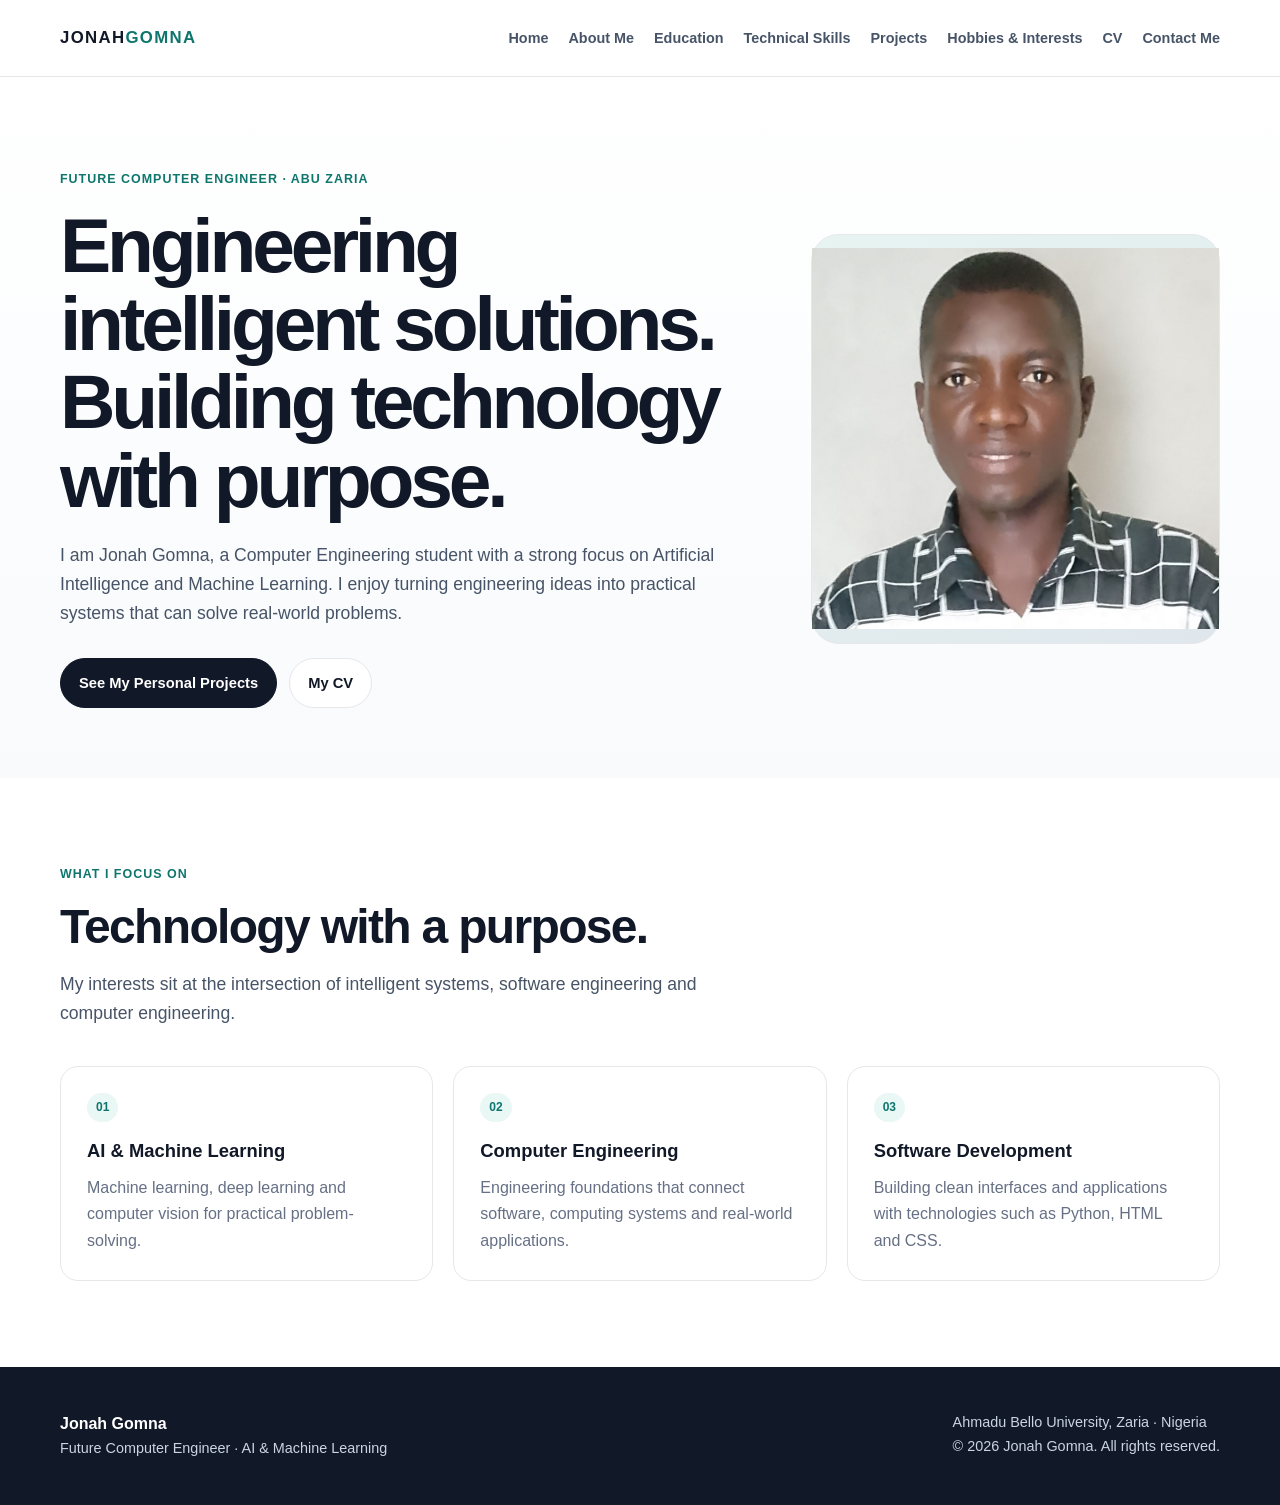
<file: index.html>
<!doctype html>
<html lang="en">
<head>
<meta charset="utf-8">
<meta name="viewport" content="width=device-width, initial-scale=1">
<meta name="description" content="Personal portfolio of Jonah Gomna, a future Computer Engineer focused on AI and Machine Learning.">
<title>Home | Jonah Gomna</title>
<link rel="stylesheet" href="assets/css/style.css">
<script type="application/ld+json">
{
  "@context":"https://schema.org",
  "@type":"Person",
  "name":"Jonah Gomna",
  "url":"https://example.com/",
  "jobTitle":"Future Computer Engineer",
  "alumniOf":"Ahmadu Bello University, Zaria",
  "knowsAbout":["Artificial Intelligence","Machine Learning","Computer Engineering","Deep Learning","Web Development"]
}
</script>
</head>
<body>
<header><div class="container nav">
<a class="brand" href="index.html">JONAH<span>GOMNA</span></a>
<a class="nav-toggle" href="#menu" aria-label="Open navigation">☰</a>
<nav id="menu"><ul class="navlinks">
<li><a href="index.html">Home</a></li><li><a href="about.html">About Me</a></li>
<li><a href="education.html">Education</a></li><li><a href="skills.html">Technical Skills</a></li>
<li><a href="projects.html">Projects</a></li><li><a href="hobbies.html">Hobbies & Interests</a></li>
<li><a href="cv.html">CV</a></li><li><a href="contact.html">Contact Me</a></li>
</ul></nav></div></header>

<main>
<section class="hero"><div class="container hero-grid">
<div><p class="eyebrow">Future Computer Engineer · ABU Zaria</p>
<h1>Engineering intelligent solutions. Building technology with purpose.</h1>
<p class="lead">I am Jonah Gomna, a Computer Engineering student with a strong focus on Artificial Intelligence and Machine Learning. I enjoy turning engineering ideas into practical systems that can solve real-world problems.</p>
<div class="actions"><a class="btn primary" href="projects.html">See My Personal Projects</a><a class="btn ghost" href="cv.html"> My CV</a></div>
</div>
<div class="portrait"><img src="Pictures/jonah.jpg" alt="Portrait of Jonah Gomna"></div>
</div></section>
<section class="section"><div class="container"><div class="section-head">
<p class="eyebrow">What I focus on</p><h2>Technology with a purpose.</h2>
<p class="lead">My interests sit at the intersection of intelligent systems, software engineering and computer engineering.</p></div>
<div class="grid-3">
<article class="card"><span class="tag">01</span><h3>AI & Machine Learning</h3><p>Machine learning, deep learning and computer vision for practical problem-solving.</p></article>
<article class="card"><span class="tag">02</span><h3>Computer Engineering</h3><p>Engineering foundations that connect software, computing systems and real-world applications.</p></article>
<article class="card"><span class="tag">03</span><h3>Software Development</h3><p>Building clean interfaces and applications with technologies such as Python, HTML and CSS.</p></article>
</div></div></section>
</main><footer><div class="container foot">
<div><strong>Jonah Gomna</strong><p>Future Computer Engineer · AI & Machine Learning</p></div>
<div><p>Ahmadu Bello University, Zaria · Nigeria</p><p>© 2026 Jonah Gomna. All rights reserved.</p></div>
</div></footer></body></html>
</file>
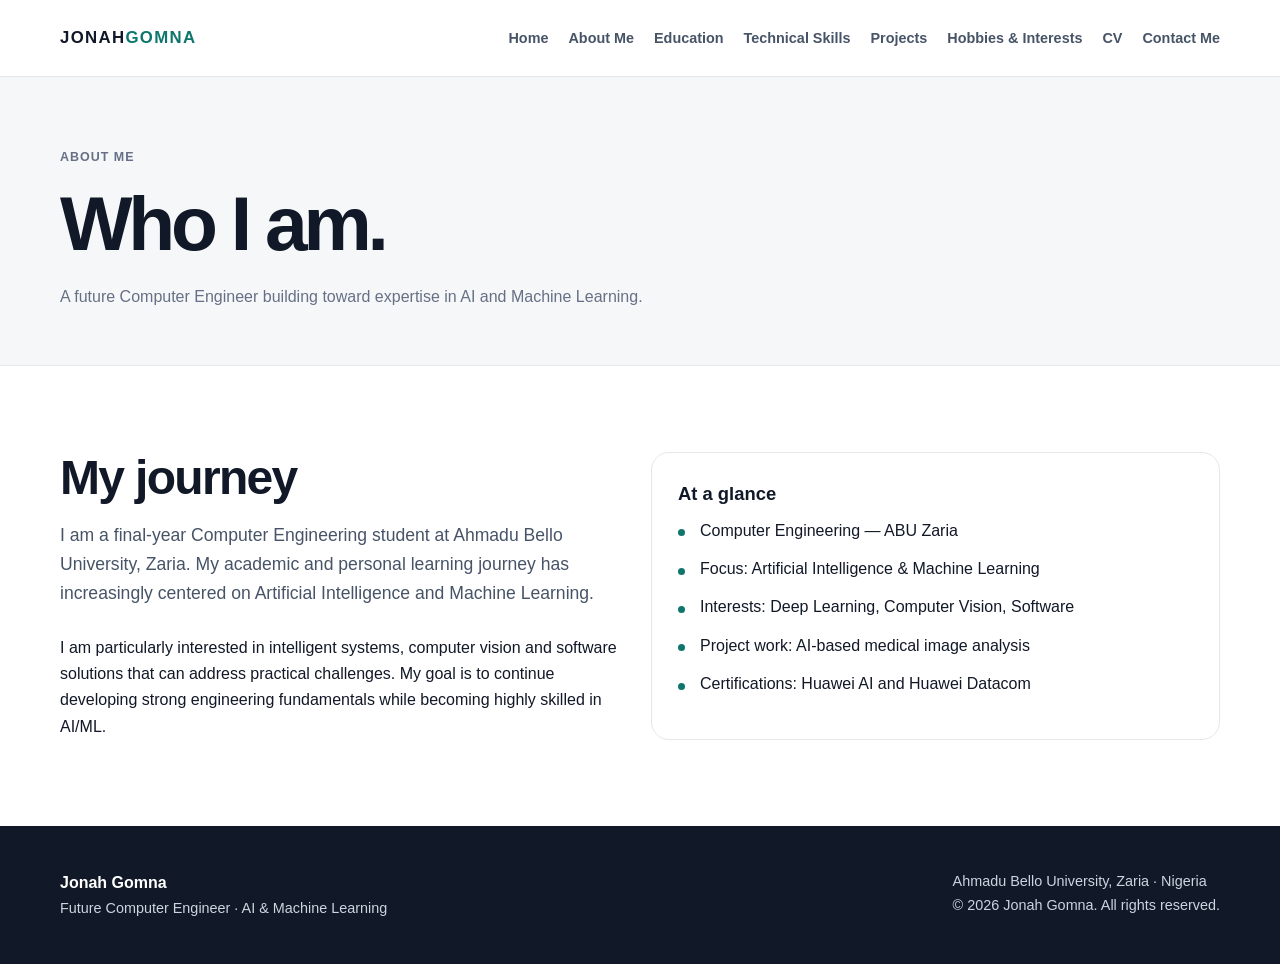
<file: about.html>
<!doctype html>
<html lang="en">
<head>
<meta charset="utf-8">
<meta name="viewport" content="width=device-width, initial-scale=1">
<meta name="description" content="About Jonah Gomna and his journey as a Computer Engineering student at ABU Zaria.">
<title>About Me | Jonah Gomna</title>
<link rel="stylesheet" href="assets/css/style.css">
<script type="application/ld+json">
{
  "@context":"https://schema.org",
  "@type":"Person",
  "name":"Jonah Gomna",
  "url":"https://example.com/",
  "jobTitle":"Future Computer Engineer",
  "alumniOf":"Ahmadu Bello University, Zaria",
  "knowsAbout":["Artificial Intelligence","Machine Learning","Computer Engineering","Deep Learning","Web Development"]
}
</script>
</head>
<body>
<header><div class="container nav">
<a class="brand" href="index.html">JONAH<span>GOMNA</span></a>
<a class="nav-toggle" href="#menu" aria-label="Open navigation">☰</a>
<nav id="menu"><ul class="navlinks">
<li><a href="index.html">Home</a></li><li><a href="about.html">About Me</a></li>
<li><a href="education.html">Education</a></li><li><a href="skills.html">Technical Skills</a></li>
<li><a href="projects.html">Projects</a></li><li><a href="hobbies.html">Hobbies & Interests</a></li>
<li><a href="cv.html">CV</a></li><li><a href="contact.html">Contact Me</a></li>
</ul></nav></div></header>

<main><section class="page-hero"><div class="container"><p class="eyebrow">About Me</p><h1>Who I am.</h1><p>A future Computer Engineer building toward expertise in AI and Machine Learning.</p></div></section>
<section class="section"><div class="container grid-2"><article><h2>My journey</h2><p class="lead">I am a final-year Computer Engineering student at Ahmadu Bello University, Zaria. My academic and personal learning journey has increasingly centered on Artificial Intelligence and Machine Learning.</p><br><p>I am particularly interested in intelligent systems, computer vision and software solutions that can address practical challenges. My goal is to continue developing strong engineering fundamentals while becoming highly skilled in AI/ML.</p></article>
<article class="card"><h3>At a glance</h3><ul class="list"><li>Computer Engineering — ABU Zaria</li><li>Focus: Artificial Intelligence & Machine Learning</li><li>Interests: Deep Learning, Computer Vision, Software</li><li>Project work: AI-based medical image analysis</li><li>Certifications: Huawei AI and Huawei Datacom</li></ul></article></div></section></main><footer><div class="container foot">
<div><strong>Jonah Gomna</strong><p>Future Computer Engineer · AI & Machine Learning</p></div>
<div><p>Ahmadu Bello University, Zaria · Nigeria</p><p>© 2026 Jonah Gomna. All rights reserved.</p></div>
</div></footer></body></html>
</file>
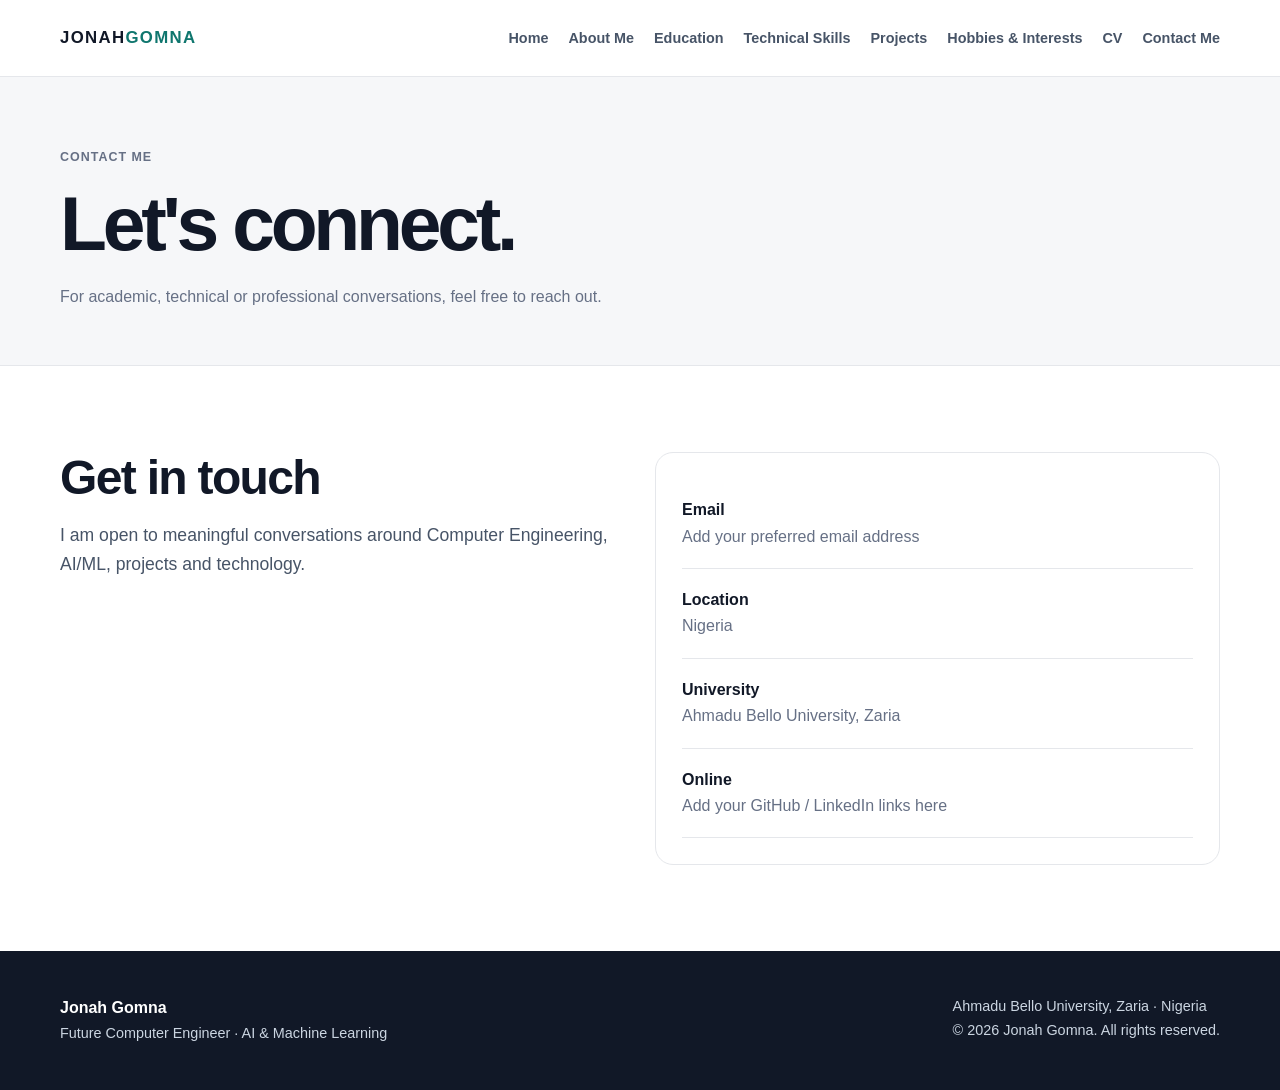
<file: contact.html>
<!doctype html>
<html lang="en">
<head>
<meta charset="utf-8">
<meta name="viewport" content="width=device-width, initial-scale=1">
<meta name="description" content="Contact Jonah Gomna.">
<title>Contact Me | Jonah Gomna</title>
<link rel="stylesheet" href="assets/css/style.css">
<script type="application/ld+json">
{
  "@context":"https://schema.org",
  "@type":"Person",
  "name":"Jonah Gomna",
  "url":"https://example.com/",
  "jobTitle":"Future Computer Engineer",
  "alumniOf":"Ahmadu Bello University, Zaria",
  "knowsAbout":["Artificial Intelligence","Machine Learning","Computer Engineering","Deep Learning","Web Development"]
}
</script>
</head>
<body>
<header><div class="container nav">
<a class="brand" href="index.html">JONAH<span>GOMNA</span></a>
<a class="nav-toggle" href="#menu" aria-label="Open navigation">☰</a>
<nav id="menu"><ul class="navlinks">
<li><a href="index.html">Home</a></li><li><a href="about.html">About Me</a></li>
<li><a href="education.html">Education</a></li><li><a href="skills.html">Technical Skills</a></li>
<li><a href="projects.html">Projects</a></li><li><a href="hobbies.html">Hobbies & Interests</a></li>
<li><a href="cv.html">CV</a></li><li><a href="contact.html">Contact Me</a></li>
</ul></nav></div></header>

<main><section class="page-hero"><div class="container"><p class="eyebrow">Contact Me</p><h1>Let's connect.</h1><p>For academic, technical or professional conversations, feel free to reach out.</p></div></section>
<section class="section"><div class="container contact-box">
<div><h2>Get in touch</h2><p class="lead">I am open to meaningful conversations around Computer Engineering, AI/ML, projects and technology.</p></div>
<div class="card">
<div class="contact-item"><strong>Email</strong><span class="muted">Add your preferred email address</span></div>
<div class="contact-item"><strong>Location</strong><span class="muted">Nigeria</span></div>
<div class="contact-item"><strong>University</strong><span class="muted">Ahmadu Bello University, Zaria</span></div>
<div class="contact-item"><strong>Online</strong><span class="muted">Add your GitHub / LinkedIn links here</span></div>
</div></div></section></main><footer><div class="container foot">
<div><strong>Jonah Gomna</strong><p>Future Computer Engineer · AI & Machine Learning</p></div>
<div><p>Ahmadu Bello University, Zaria · Nigeria</p><p>© 2026 Jonah Gomna. All rights reserved.</p></div>
</div></footer></body></html>
</file>
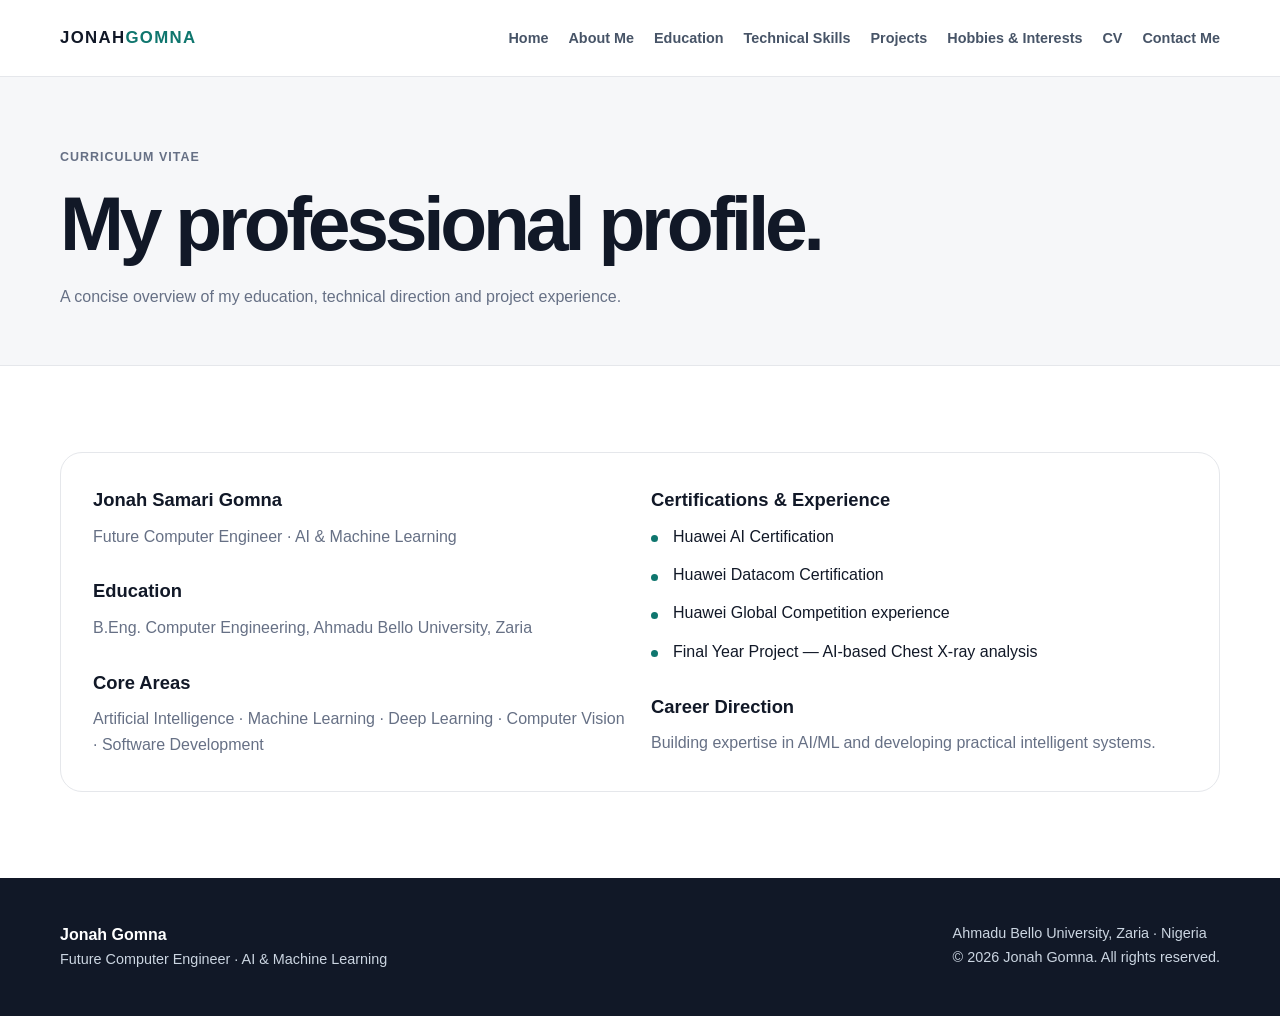
<file: cv.html>
<!doctype html>
<html lang="en">
<head>
<meta charset="utf-8">
<meta name="viewport" content="width=device-width, initial-scale=1">
<meta name="description" content="Curriculum Vitae of Jonah Gomna.">
<title>Curriculum Vitae | Jonah Gomna</title>
<link rel="stylesheet" href="assets/css/style.css">
<script type="application/ld+json">
{
  "@context":"https://schema.org",
  "@type":"Person",
  "name":"Jonah Gomna",
  "url":"https://example.com/",
  "jobTitle":"Future Computer Engineer",
  "alumniOf":"Ahmadu Bello University, Zaria",
  "knowsAbout":["Artificial Intelligence","Machine Learning","Computer Engineering","Deep Learning","Web Development"]
}
</script>
</head>
<body>
<header><div class="container nav">
<a class="brand" href="index.html">JONAH<span>GOMNA</span></a>
<a class="nav-toggle" href="#menu" aria-label="Open navigation">☰</a>
<nav id="menu"><ul class="navlinks">
<li><a href="index.html">Home</a></li><li><a href="about.html">About Me</a></li>
<li><a href="education.html">Education</a></li><li><a href="skills.html">Technical Skills</a></li>
<li><a href="projects.html">Projects</a></li><li><a href="hobbies.html">Hobbies & Interests</a></li>
<li><a href="cv.html">CV</a></li><li><a href="contact.html">Contact Me</a></li>
</ul></nav></div></header>

<main><section class="page-hero"><div class="container"><p class="eyebrow">Curriculum Vitae</p><h1>My professional profile.</h1><p>A concise overview of my education, technical direction and project experience.</p></div></section>
<section class="section"><div class="container cv-box">
<div class="grid-2"><div><h3>Jonah Samari Gomna</h3><p class="muted">Future Computer Engineer · AI & Machine Learning</p><br>
<h3>Education</h3><p class="muted">B.Eng. Computer Engineering, Ahmadu Bello University, Zaria</p><br>
<h3>Core Areas</h3><p class="muted">Artificial Intelligence · Machine Learning · Deep Learning · Computer Vision · Software Development</p></div>
<div><h3>Certifications & Experience</h3><ul class="list"><li>Huawei AI Certification</li><li>Huawei Datacom Certification</li><li>Huawei Global Competition experience</li><li>Final Year Project — AI-based Chest X-ray analysis</li></ul><br>
<h3>Career Direction</h3><p class="muted">Building expertise in AI/ML and developing practical intelligent systems.</p></div></div>
</div></section></main><footer><div class="container foot">
<div><strong>Jonah Gomna</strong><p>Future Computer Engineer · AI & Machine Learning</p></div>
<div><p>Ahmadu Bello University, Zaria · Nigeria</p><p>© 2026 Jonah Gomna. All rights reserved.</p></div>
</div></footer></body></html>
</file>
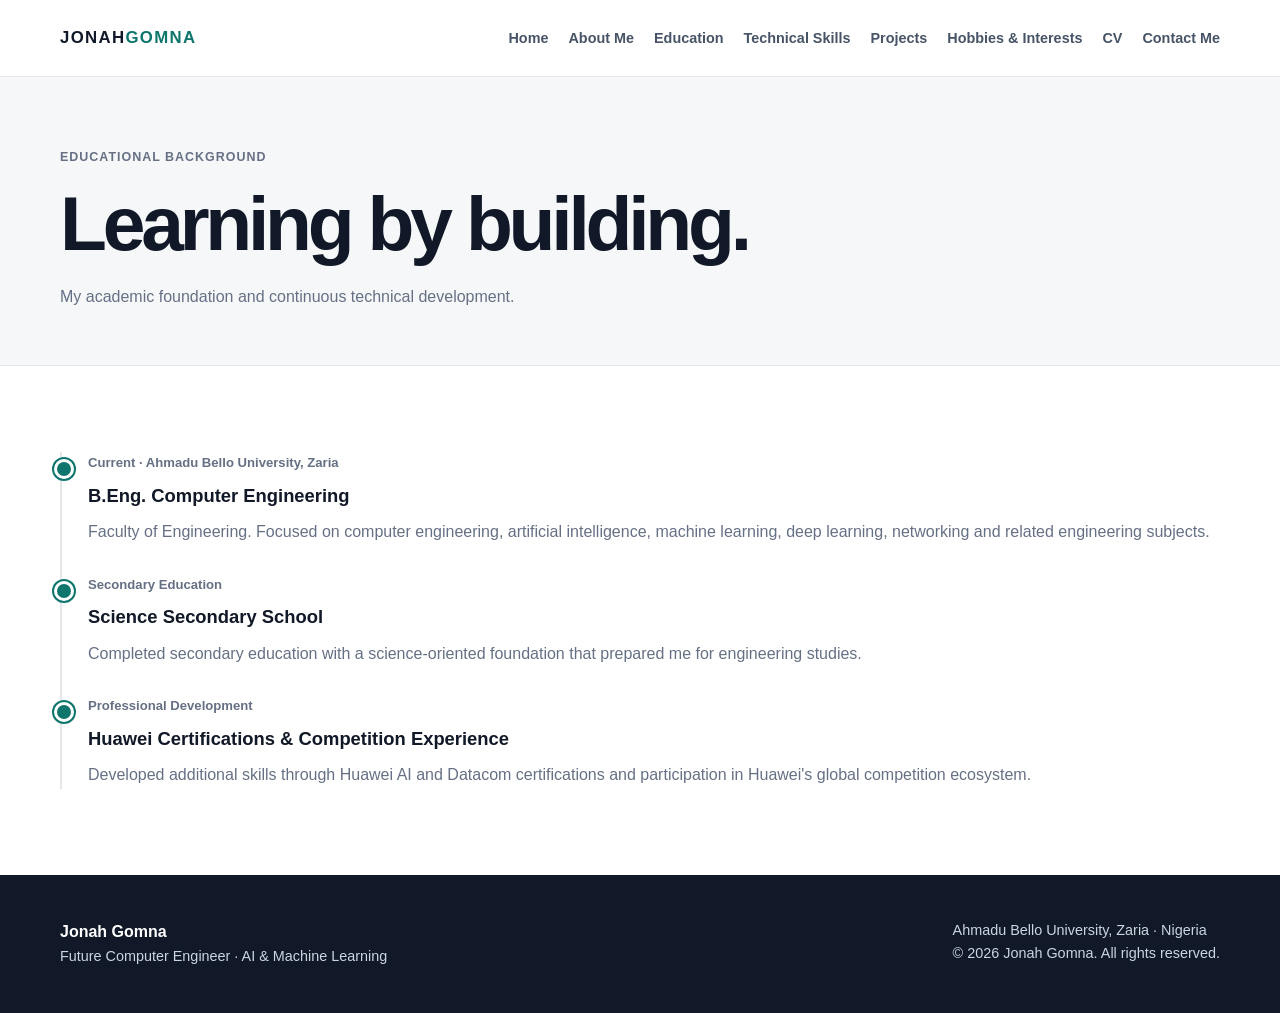
<file: education.html>
<!doctype html>
<html lang="en">
<head>
<meta charset="utf-8">
<meta name="viewport" content="width=device-width, initial-scale=1">
<meta name="description" content="Educational background of Jonah Gomna.">
<title>Education | Jonah Gomna</title>
<link rel="stylesheet" href="assets/css/style.css">
<script type="application/ld+json">
{
  "@context":"https://schema.org",
  "@type":"Person",
  "name":"Jonah Gomna",
  "url":"https://example.com/",
  "jobTitle":"Future Computer Engineer",
  "alumniOf":"Ahmadu Bello University, Zaria",
  "knowsAbout":["Artificial Intelligence","Machine Learning","Computer Engineering","Deep Learning","Web Development"]
}
</script>
</head>
<body>
<header><div class="container nav">
<a class="brand" href="index.html">JONAH<span>GOMNA</span></a>
<a class="nav-toggle" href="#menu" aria-label="Open navigation">☰</a>
<nav id="menu"><ul class="navlinks">
<li><a href="index.html">Home</a></li><li><a href="about.html">About Me</a></li>
<li><a href="education.html">Education</a></li><li><a href="skills.html">Technical Skills</a></li>
<li><a href="projects.html">Projects</a></li><li><a href="hobbies.html">Hobbies & Interests</a></li>
<li><a href="cv.html">CV</a></li><li><a href="contact.html">Contact Me</a></li>
</ul></nav></div></header>

<main><section class="page-hero"><div class="container"><p class="eyebrow">Educational Background</p><h1>Learning by building.</h1><p>My academic foundation and continuous technical development.</p></div></section>
<section class="section"><div class="container timeline">
<div class="timeline-item"><div class="meta">Current · Ahmadu Bello University, Zaria</div><h3>B.Eng. Computer Engineering</h3><p class="muted">Faculty of Engineering. Focused on computer engineering, artificial intelligence, machine learning, deep learning, networking and related engineering subjects.</p></div>
<div class="timeline-item"><div class="meta">Secondary Education</div><h3>Science Secondary School</h3><p class="muted">Completed secondary education with a science-oriented foundation that prepared me for engineering studies.</p></div>
<div class="timeline-item"><div class="meta">Professional Development</div><h3>Huawei Certifications & Competition Experience</h3><p class="muted">Developed additional skills through Huawei AI and Datacom certifications and participation in Huawei's global competition ecosystem.</p></div>
</div></section></main><footer><div class="container foot">
<div><strong>Jonah Gomna</strong><p>Future Computer Engineer · AI & Machine Learning</p></div>
<div><p>Ahmadu Bello University, Zaria · Nigeria</p><p>© 2026 Jonah Gomna. All rights reserved.</p></div>
</div></footer></body></html>
</file>
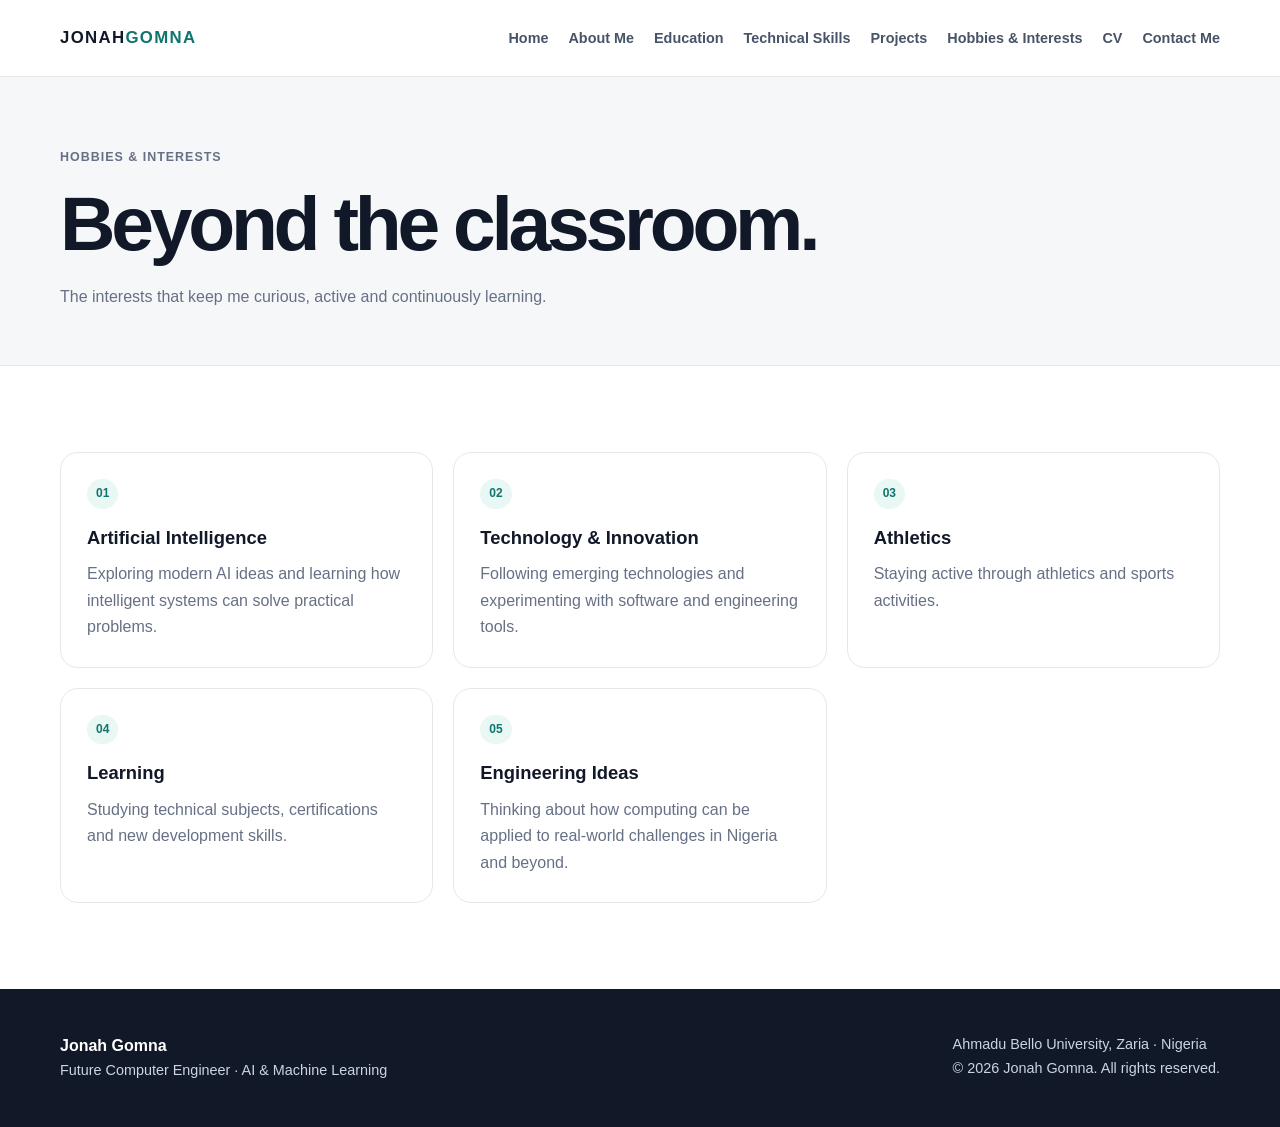
<file: hobbies.html>
<!doctype html>
<html lang="en">
<head>
<meta charset="utf-8">
<meta name="viewport" content="width=device-width, initial-scale=1">
<meta name="description" content="Hobbies and interests of Jonah Gomna.">
<title>Hobbies & Interests | Jonah Gomna</title>
<link rel="stylesheet" href="assets/css/style.css">
<script type="application/ld+json">
{
  "@context":"https://schema.org",
  "@type":"Person",
  "name":"Jonah Gomna",
  "url":"https://example.com/",
  "jobTitle":"Future Computer Engineer",
  "alumniOf":"Ahmadu Bello University, Zaria",
  "knowsAbout":["Artificial Intelligence","Machine Learning","Computer Engineering","Deep Learning","Web Development"]
}
</script>
</head>
<body>
<header><div class="container nav">
<a class="brand" href="index.html">JONAH<span>GOMNA</span></a>
<a class="nav-toggle" href="#menu" aria-label="Open navigation">☰</a>
<nav id="menu"><ul class="navlinks">
<li><a href="index.html">Home</a></li><li><a href="about.html">About Me</a></li>
<li><a href="education.html">Education</a></li><li><a href="skills.html">Technical Skills</a></li>
<li><a href="projects.html">Projects</a></li><li><a href="hobbies.html">Hobbies & Interests</a></li>
<li><a href="cv.html">CV</a></li><li><a href="contact.html">Contact Me</a></li>
</ul></nav></div></header>

<main><section class="page-hero"><div class="container"><p class="eyebrow">Hobbies & Interests</p><h1>Beyond the classroom.</h1><p>The interests that keep me curious, active and continuously learning.</p></div></section>
<section class="section"><div class="container grid-3">
<article class="card"><span class="tag">01</span><h3>Artificial Intelligence</h3><p>Exploring modern AI ideas and learning how intelligent systems can solve practical problems.</p></article>
<article class="card"><span class="tag">02</span><h3>Technology & Innovation</h3><p>Following emerging technologies and experimenting with software and engineering tools.</p></article>
<article class="card"><span class="tag">03</span><h3>Athletics</h3><p>Staying active through athletics and sports activities.</p></article>
<article class="card"><span class="tag">04</span><h3>Learning</h3><p>Studying technical subjects, certifications and new development skills.</p></article>
<article class="card"><span class="tag">05</span><h3>Engineering Ideas</h3><p>Thinking about how computing can be applied to real-world challenges in Nigeria and beyond.</p></article>
</div></section></main><footer><div class="container foot">
<div><strong>Jonah Gomna</strong><p>Future Computer Engineer · AI & Machine Learning</p></div>
<div><p>Ahmadu Bello University, Zaria · Nigeria</p><p>© 2026 Jonah Gomna. All rights reserved.</p></div>
</div></footer></body></html>
</file>
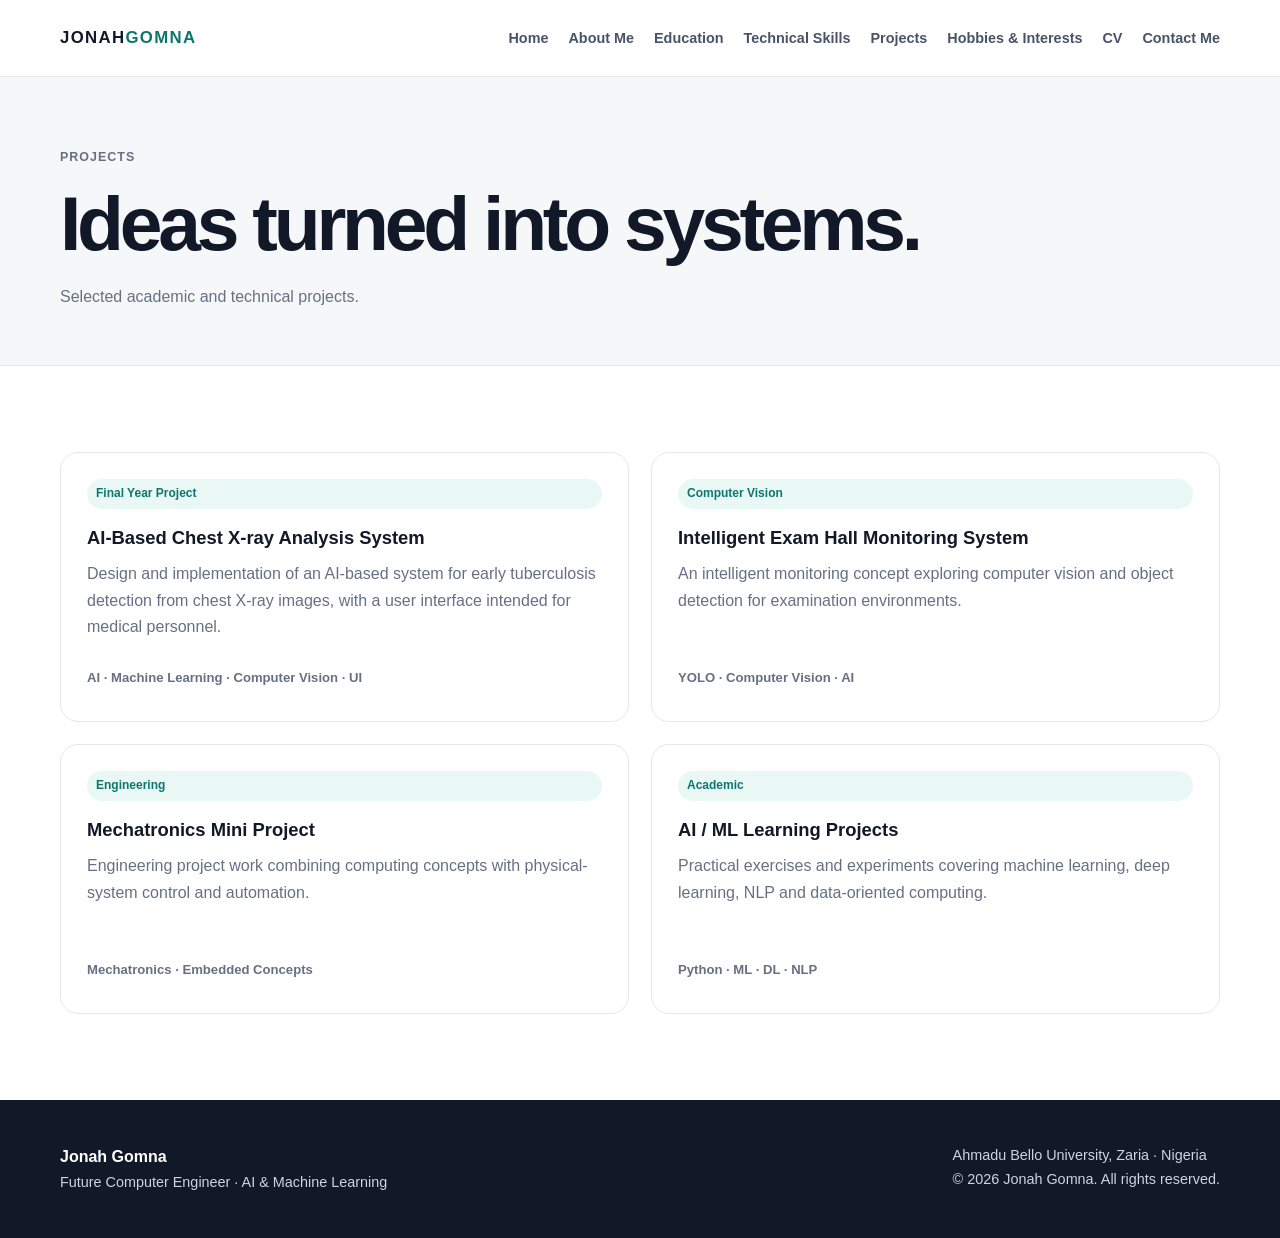
<file: projects.html>
<!doctype html>
<html lang="en">
<head>
<meta charset="utf-8">
<meta name="viewport" content="width=device-width, initial-scale=1">
<meta name="description" content="Selected projects by Jonah Gomna.">
<title>Projects | Jonah Gomna</title>
<link rel="stylesheet" href="assets/css/style.css">
<script type="application/ld+json">
{
  "@context":"https://schema.org",
  "@type":"Person",
  "name":"Jonah Gomna",
  "url":"https://example.com/",
  "jobTitle":"Future Computer Engineer",
  "alumniOf":"Ahmadu Bello University, Zaria",
  "knowsAbout":["Artificial Intelligence","Machine Learning","Computer Engineering","Deep Learning","Web Development"]
}
</script>
</head>
<body>
<header><div class="container nav">
<a class="brand" href="index.html">JONAH<span>GOMNA</span></a>
<a class="nav-toggle" href="#menu" aria-label="Open navigation">☰</a>
<nav id="menu"><ul class="navlinks">
<li><a href="index.html">Home</a></li><li><a href="about.html">About Me</a></li>
<li><a href="education.html">Education</a></li><li><a href="skills.html">Technical Skills</a></li>
<li><a href="projects.html">Projects</a></li><li><a href="hobbies.html">Hobbies & Interests</a></li>
<li><a href="cv.html">CV</a></li><li><a href="contact.html">Contact Me</a></li>
</ul></nav></div></header>

<main><section class="page-hero"><div class="container"><p class="eyebrow">Projects</p><h1>Ideas turned into systems.</h1><p>Selected academic and technical projects.</p></div></section>
<section class="section"><div class="container grid-2">
<article class="card project"><span class="tag">Final Year Project</span><h3>AI-Based Chest X-ray Analysis System</h3><p>Design and implementation of an AI-based system for early tuberculosis detection from chest X-ray images, with a user interface intended for medical personnel.</p><div class="bottom"><p class="meta">AI · Machine Learning · Computer Vision · UI</p></div></article>
<article class="card project"><span class="tag">Computer Vision</span><h3>Intelligent Exam Hall Monitoring System</h3><p>An intelligent monitoring concept exploring computer vision and object detection for examination environments.</p><div class="bottom"><p class="meta">YOLO · Computer Vision · AI</p></div></article>
<article class="card project"><span class="tag">Engineering</span><h3>Mechatronics Mini Project</h3><p>Engineering project work combining computing concepts with physical-system control and automation.</p><div class="bottom"><p class="meta">Mechatronics · Embedded Concepts</p></div></article>
<article class="card project"><span class="tag">Academic</span><h3>AI / ML Learning Projects</h3><p>Practical exercises and experiments covering machine learning, deep learning, NLP and data-oriented computing.</p><div class="bottom"><p class="meta">Python · ML · DL · NLP</p></div></article>
</div></section></main><footer><div class="container foot">
<div><strong>Jonah Gomna</strong><p>Future Computer Engineer · AI & Machine Learning</p></div>
<div><p>Ahmadu Bello University, Zaria · Nigeria</p><p>© 2026 Jonah Gomna. All rights reserved.</p></div>
</div></footer></body></html>
</file>
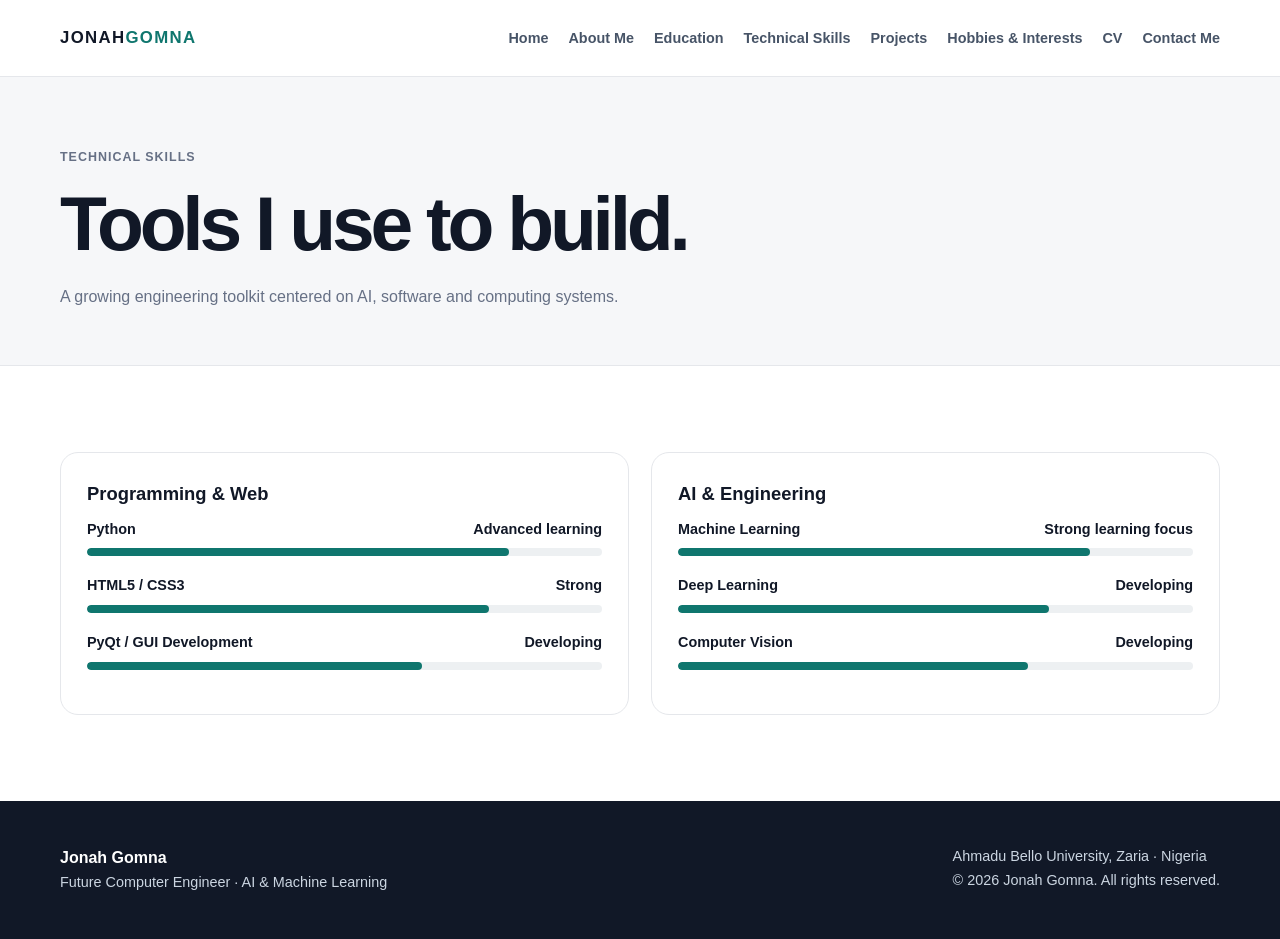
<file: skills.html>
<!doctype html>
<html lang="en">
<head>
<meta charset="utf-8">
<meta name="viewport" content="width=device-width, initial-scale=1">
<meta name="description" content="Technical skills of Jonah Gomna.">
<title>Technical Skills | Jonah Gomna</title>
<link rel="stylesheet" href="assets/css/style.css">
<script type="application/ld+json">
{
  "@context":"https://schema.org",
  "@type":"Person",
  "name":"Jonah Gomna",
  "url":"https://example.com/",
  "jobTitle":"Future Computer Engineer",
  "alumniOf":"Ahmadu Bello University, Zaria",
  "knowsAbout":["Artificial Intelligence","Machine Learning","Computer Engineering","Deep Learning","Web Development"]
}
</script>
</head>
<body>
<header><div class="container nav">
<a class="brand" href="index.html">JONAH<span>GOMNA</span></a>
<a class="nav-toggle" href="#menu" aria-label="Open navigation">☰</a>
<nav id="menu"><ul class="navlinks">
<li><a href="index.html">Home</a></li><li><a href="about.html">About Me</a></li>
<li><a href="education.html">Education</a></li><li><a href="skills.html">Technical Skills</a></li>
<li><a href="projects.html">Projects</a></li><li><a href="hobbies.html">Hobbies & Interests</a></li>
<li><a href="cv.html">CV</a></li><li><a href="contact.html">Contact Me</a></li>
</ul></nav></div></header>

<main><section class="page-hero"><div class="container"><p class="eyebrow">Technical Skills</p><h1>Tools I use to build.</h1><p>A growing engineering toolkit centered on AI, software and computing systems.</p></div></section>
<section class="section"><div class="container grid-2">
<div class="card"><h3>Programming & Web</h3>
<div class="skill"><div class="skill-top"><span>Python</span><span>Advanced learning</span></div><div class="bar"><span style="width:82%"></span></div></div>
<div class="skill"><div class="skill-top"><span>HTML5 / CSS3</span><span>Strong</span></div><div class="bar"><span style="width:78%"></span></div></div>
<div class="skill"><div class="skill-top"><span>PyQt / GUI Development</span><span>Developing</span></div><div class="bar"><span style="width:65%"></span></div></div>
</div>
<div class="card"><h3>AI & Engineering</h3>
<div class="skill"><div class="skill-top"><span>Machine Learning</span><span>Strong learning focus</span></div><div class="bar"><span style="width:80%"></span></div></div>
<div class="skill"><div class="skill-top"><span>Deep Learning</span><span>Developing</span></div><div class="bar"><span style="width:72%"></span></div></div>
<div class="skill"><div class="skill-top"><span>Computer Vision</span><span>Developing</span></div><div class="bar"><span style="width:68%"></span></div></div>
</div></div></section></main><footer><div class="container foot">
<div><strong>Jonah Gomna</strong><p>Future Computer Engineer · AI & Machine Learning</p></div>
<div><p>Ahmadu Bello University, Zaria · Nigeria</p><p>© 2026 Jonah Gomna. All rights reserved.</p></div>
</div></footer></body></html>
</file>
<file: assets/css/style.css>
:root{
  --ink:#111827; --muted:#667085; --line:#e5e7eb; --paper:#ffffff;
  --soft:#f6f7f9; --accent:#0f766e; --accent-dark:#115e59;
  --max:1160px; --radius:18px;
}
*{box-sizing:border-box;margin:0;padding:0}
html{scroll-behavior:smooth}
body{font-family:Inter,Segoe UI,Arial,sans-serif;color:var(--ink);background:var(--paper);line-height:1.65}
a{color:inherit;text-decoration:none}
img{max-width:100%;display:block}
.container{width:min(var(--max),92%);margin:auto}
header{position:sticky;top:0;z-index:20;background:rgba(255,255,255,.94);backdrop-filter:blur(12px);border-bottom:1px solid var(--line)}
.nav{min-height:76px;display:flex;align-items:center;justify-content:space-between;gap:24px}
.brand{font-weight:900;letter-spacing:.08em;font-size:1.05rem}
.brand span{color:var(--accent)}
.navlinks{display:flex;align-items:center;gap:20px;list-style:none}
.navlinks a{font-size:.9rem;color:#475467;font-weight:650}
.navlinks a:hover,.navlinks a:focus{color:var(--accent)}
.nav-toggle{display:none}
.hero{padding:92px 0 70px;background:linear-gradient(180deg,#fff 0%,#f8fafc 100%)}
.hero-grid{display:grid;grid-template-columns:1.25fr .75fr;gap:70px;align-items:center}
.eyebrow{color:var(--accent);font-weight:800;letter-spacing:.08em;text-transform:uppercase;font-size:.78rem;margin-bottom:16px}
h1{font-size:clamp(2.7rem,6vw,5.2rem);line-height:1.02;letter-spacing:-.055em;margin-bottom:22px}
h2{font-size:clamp(2rem,4vw,3rem);line-height:1.1;letter-spacing:-.035em;margin-bottom:16px}
h3{font-size:1.15rem;margin-bottom:8px}
.lead{font-size:1.1rem;color:#475467;max-width:680px}
.actions{display:flex;flex-wrap:wrap;gap:12px;margin-top:30px}
.btn{display:inline-flex;align-items:center;justify-content:center;padding:12px 18px;border-radius:999px;border:1px solid var(--ink);font-weight:800;font-size:.92rem}
.btn.primary{background:var(--ink);color:#fff}
.btn.primary:hover{background:#000}
.btn.ghost{border-color:var(--line);background:#fff}
.portrait{min-height:410px;border-radius:28px;background:linear-gradient(145deg,#e7f4f2,#dfe7ec);display:flex;align-items:center;justify-content:center;border:1px solid var(--line)}
.initials{width:210px;height:210px;border-radius:50%;background:var(--ink);color:#fff;display:grid;place-items:center;font-size:4rem;font-weight:900;letter-spacing:-.08em}
.section{padding:86px 0}
.section.soft{background:var(--soft)}
.section-head{max-width:720px;margin-bottom:38px}
.grid-2{display:grid;grid-template-columns:repeat(2,1fr);gap:22px}
.grid-3{display:grid;grid-template-columns:repeat(3,1fr);gap:20px}
.card{border:1px solid var(--line);border-radius:var(--radius);padding:26px;background:#fff}
.card p,.muted{color:var(--muted)}
.card .tag{display:inline-block;font-size:.75rem;font-weight:800;color:var(--accent);background:#e9f7f5;padding:5px 9px;border-radius:999px;margin-bottom:14px}
.list{list-style:none;display:grid;gap:12px}
.list li{padding-left:22px;position:relative}
.list li:before{content:"";position:absolute;left:0;top:.72em;width:7px;height:7px;border-radius:50%;background:var(--accent)}
.timeline{border-left:2px solid var(--line);padding-left:26px;display:grid;gap:28px}
.timeline-item{position:relative}
.timeline-item:before{content:"";position:absolute;left:-34px;top:7px;width:14px;height:14px;border-radius:50%;background:var(--accent);border:3px solid #fff;box-shadow:0 0 0 2px var(--accent)}
.meta{font-size:.82rem;color:var(--muted);font-weight:700;margin-bottom:7px}
.project{display:flex;flex-direction:column;min-height:270px}
.project .bottom{margin-top:auto;padding-top:20px}
.skill{margin-bottom:18px}
.skill-top{display:flex;justify-content:space-between;font-weight:750;font-size:.9rem;margin-bottom:7px}
.bar{height:8px;background:#edf0f2;border-radius:999px;overflow:hidden}
.bar span{display:block;height:100%;background:var(--accent);border-radius:999px}
.contact-box{display:grid;grid-template-columns:1fr 1fr;gap:30px}
.contact-item{padding:18px 0;border-bottom:1px solid var(--line)}
.contact-item strong{display:block}
footer{background:#111827;color:#fff;padding:44px 0}
footer .foot{display:flex;justify-content:space-between;gap:20px;flex-wrap:wrap}
footer p,footer a{color:#cbd5e1;font-size:.9rem}
.page-hero{padding:70px 0 55px;background:var(--soft);border-bottom:1px solid var(--line)}
.page-hero p{max-width:700px;color:var(--muted)}
.cv-box{border:1px solid var(--line);border-radius:22px;padding:32px;background:#fff}
@media(max-width:900px){
  .nav-toggle{display:block;border:0;background:none;font-size:1.5rem}
  .navlinks{display:none;position:absolute;left:4%;right:4%;top:76px;background:#fff;border:1px solid var(--line);border-radius:16px;padding:16px;flex-direction:column;align-items:stretch}
  .navlinks:target{display:flex}
  .hero-grid,.grid-2,.contact-box{grid-template-columns:1fr}
  .grid-3{grid-template-columns:1fr 1fr}
  .portrait{min-height:300px}
}
@media(max-width:600px){
  .hero{padding:64px 0 48px}
  .section{padding:62px 0}
  .grid-3{grid-template-columns:1fr}
  h1{font-size:3rem}
  .initials{width:160px;height:160px;font-size:3rem}
}
</file>
